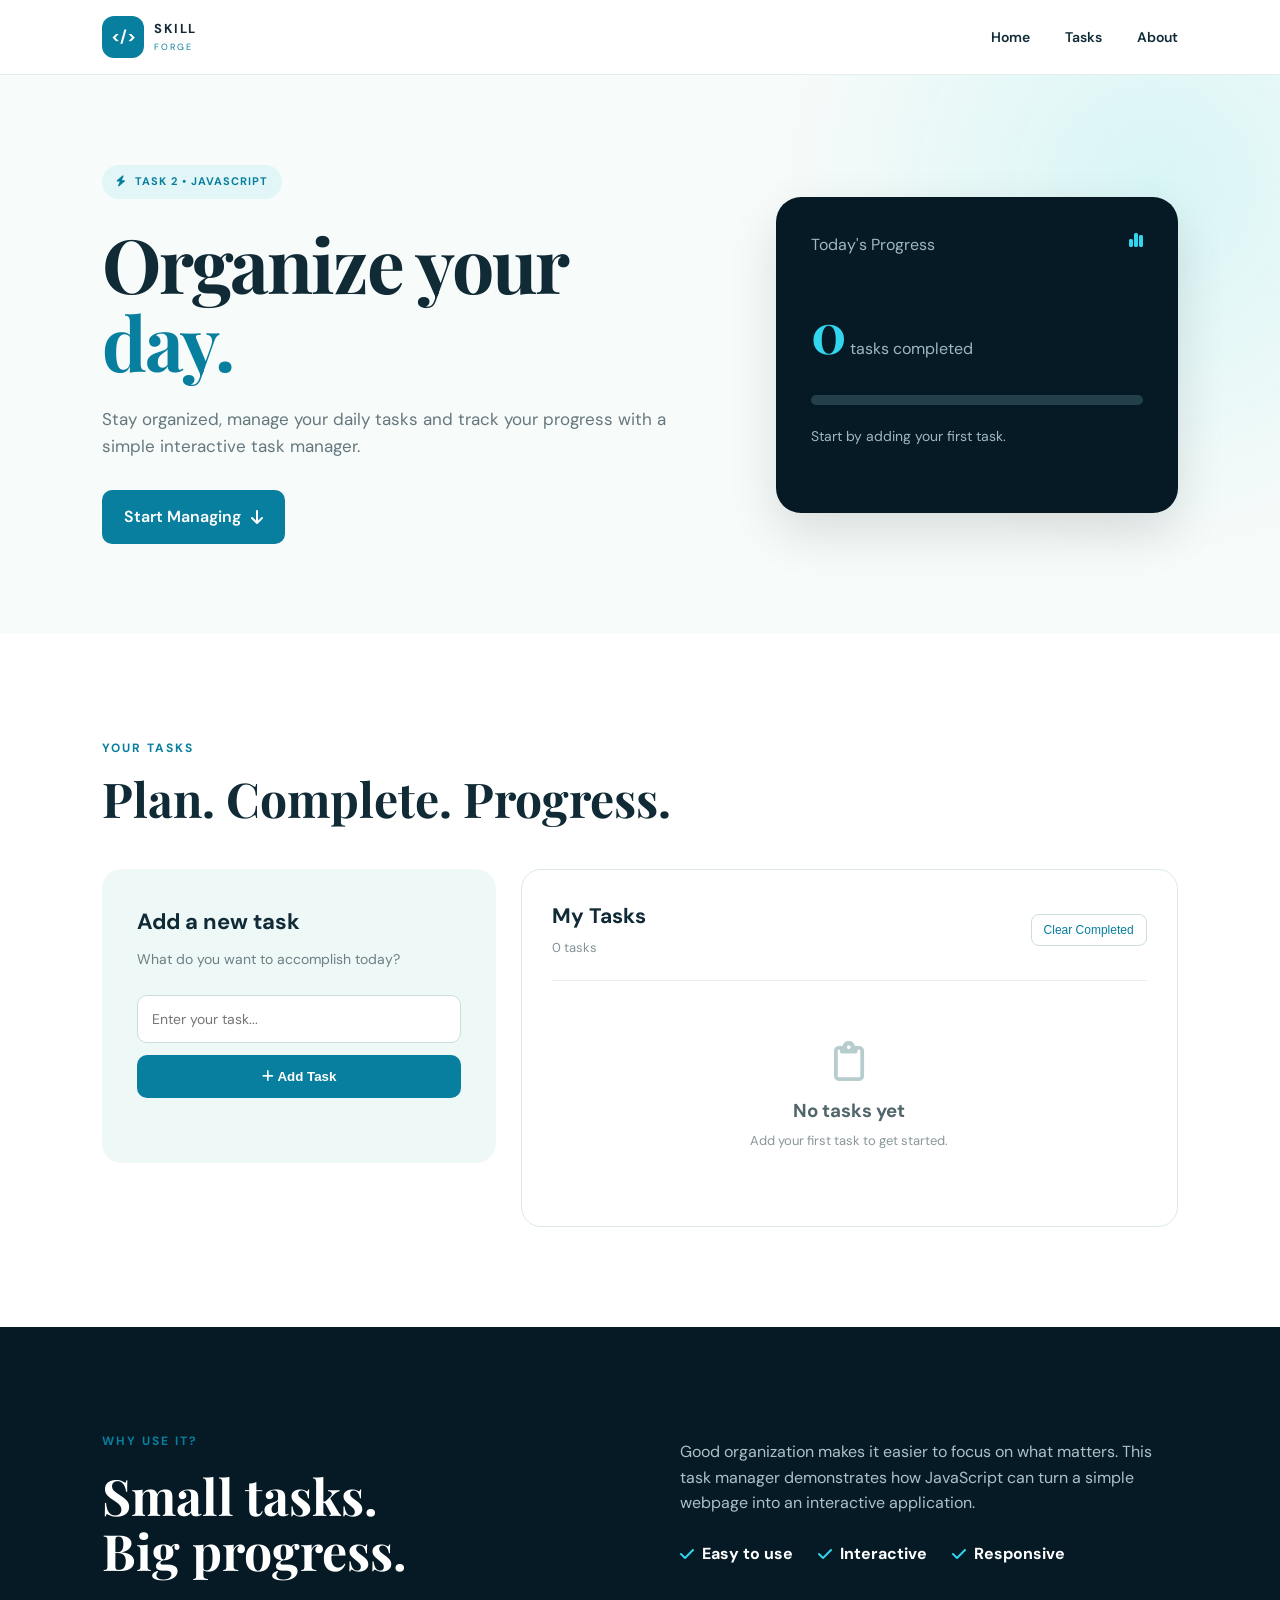
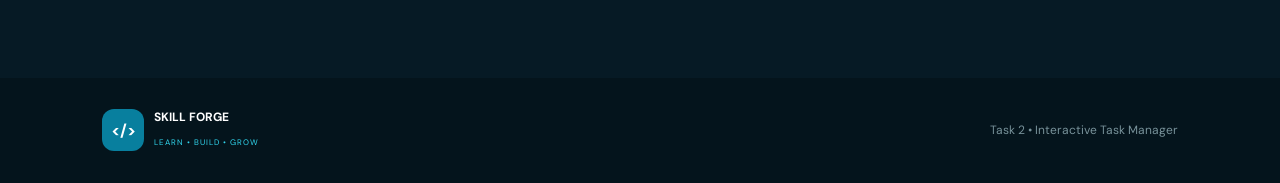
<file: Task2/index.html>
<!DOCTYPE html>
<html lang="en">
<head>
    <meta charset="UTF-8">
    <meta name="viewport" content="width=device-width, initial-scale=1.0">

    <title>Skill Forge | Smart Task Manager</title>

    <link rel="stylesheet" href="style.css">

    <link rel="preconnect" href="https://fonts.googleapis.com">
    <link rel="preconnect" href="https://fonts.gstatic.com" crossorigin>

    <link href="https://fonts.googleapis.com/css2?family=DM+Sans:wght@400;500;600;700&family=Playfair+Display:wght@600;700&display=swap" rel="stylesheet">

    <link rel="stylesheet"
          href="https://cdnjs.cloudflare.com/ajax/libs/font-awesome/6.5.2/css/all.min.css">
</head>

<body>

<header class="navbar">

    <div class="logo">
        <div class="logo-icon">&lt;/&gt;</div>

        <div>
            <strong>SKILL</strong>
            <small>FORGE</small>
        </div>
    </div>

    <nav>
        <a href="#home">Home</a>
        <a href="#tasks">Tasks</a>
        <a href="#about">About</a>
    </nav>

</header>


<main>

    <!-- HERO -->

    <section class="hero" id="home">

        <div class="hero-content">

            <span class="tag">
                <i class="fa-solid fa-bolt"></i>
                TASK 2 • JAVASCRIPT
            </span>

            <h1>
                Organize your
                <span>day.</span>
            </h1>

            <p>
                Stay organized, manage your daily tasks and
                track your progress with a simple interactive
                task manager.
            </p>

            <a href="#tasks" class="start-button">
                Start Managing
                <i class="fa-solid fa-arrow-down"></i>
            </a>

        </div>


        <div class="hero-card">

            <div class="mini-top">
                <span>Today's Progress</span>
                <i class="fa-solid fa-chart-simple"></i>
            </div>

            <div class="progress-number">
                <strong id="heroCompleted">0</strong>
                <span> tasks completed</span>
            </div>

            <div class="progress-bar">
                <div id="heroProgress"></div>
            </div>

            <p id="heroMessage">
                Start by adding your first task.
            </p>

        </div>

    </section>


    <!-- TASK MANAGER -->

    <section class="task-section" id="tasks">

        <div class="section-heading">

            <span>YOUR TASKS</span>

            <h2>
                Plan. Complete. Progress.
            </h2>

        </div>


        <div class="task-container">

            <!-- ADD TASK -->

            <div class="add-task-card">

                <h3>Add a new task</h3>

                <p>
                    What do you want to accomplish today?
                </p>

                <form id="taskForm">

                    <input
                        type="text"
                        id="taskInput"
                        placeholder="Enter your task..."
                        autocomplete="off"
                    >

                    <button type="submit">
                        <i class="fa-solid fa-plus"></i>
                        Add Task
                    </button>

                </form>

                <div id="errorMessage"></div>

            </div>


            <!-- TASK LIST -->

            <div class="task-list-card">

                <div class="list-header">

                    <div>
                        <h3>My Tasks</h3>
                        <span id="taskCount">0 tasks</span>
                    </div>

                    <button id="clearCompleted">
                        Clear Completed
                    </button>

                </div>


                <ul id="taskList"></ul>


                <div class="empty-state" id="emptyState">

                    <i class="fa-regular fa-clipboard"></i>

                    <h3>No tasks yet</h3>

                    <p>
                        Add your first task to get started.
                    </p>

                </div>

            </div>

        </div>

    </section>


    <!-- ABOUT -->

    <section class="about" id="about">

        <div>

            <span>WHY USE IT?</span>

            <h2>
                Small tasks.<br>
                Big progress.
            </h2>

        </div>


        <div>

            <p>
                Good organization makes it easier to focus on
                what matters. This task manager demonstrates
                how JavaScript can turn a simple webpage into
                an interactive application.
            </p>

            <div class="features">

                <div>
                    <i class="fa-solid fa-check"></i>
                    <strong>Easy to use</strong>
                </div>

                <div>
                    <i class="fa-solid fa-check"></i>
                    <strong>Interactive</strong>
                </div>

                <div>
                    <i class="fa-solid fa-check"></i>
                    <strong>Responsive</strong>
                </div>

            </div>

        </div>

    </section>


</main>


<footer>

    <div class="footer-logo">
        <div class="logo-icon">&lt;/&gt;</div>

        <div>
            <strong>SKILL FORGE</strong>
            <small>LEARN • BUILD • GROW</small>
        </div>
    </div>

    <p>
        Task 2 • Interactive Task Manager
    </p>

</footer>


<script src="script.js"></script>

</body>
</html>
</file>
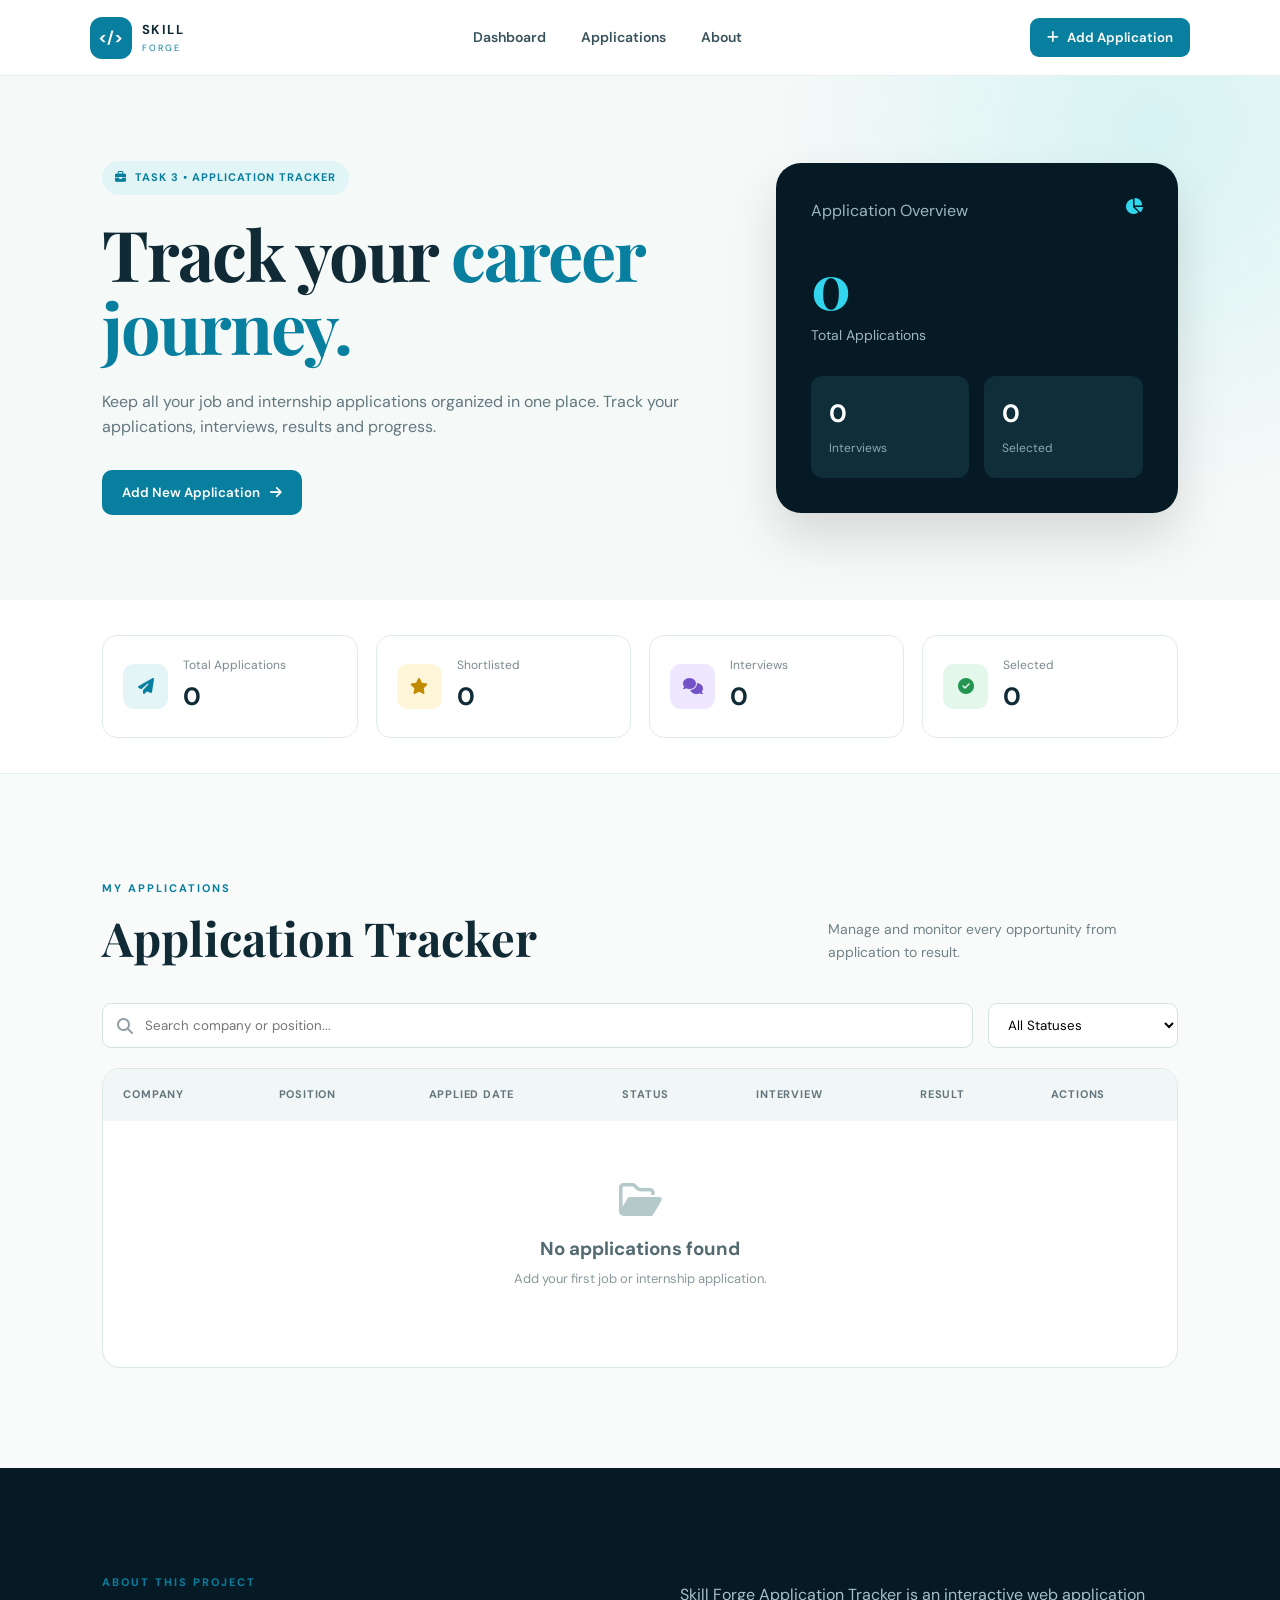
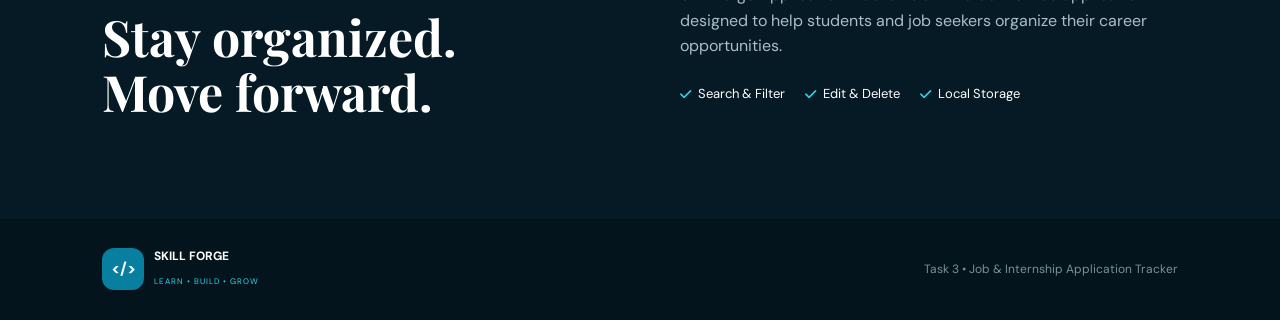
<file: Task3/index.html>
<!DOCTYPE html>
<html lang="en">

<head>
    <meta charset="UTF-8">
    <meta name="viewport" content="width=device-width, initial-scale=1.0">

    <title>Skill Forge | Application Tracker</title>

    <link rel="stylesheet" href="style.css">

    <link rel="preconnect" href="https://fonts.googleapis.com">
    <link rel="preconnect" href="https://fonts.gstatic.com" crossorigin>

    <link href="https://fonts.googleapis.com/css2?family=DM+Sans:wght@400;500;600;700&family=Playfair+Display:wght@600;700&display=swap" rel="stylesheet">

    <link rel="stylesheet"
        href="https://cdnjs.cloudflare.com/ajax/libs/font-awesome/6.5.2/css/all.min.css">
</head>

<body>

    <!-- ================= NAVBAR ================= -->

    <header class="navbar">

        <div class="logo">

            <div class="logo-icon">
                &lt;/&gt;
            </div>

            <div>
                <strong>SKILL</strong>
                <small>FORGE</small>
            </div>

        </div>

        <nav>
            <a href="#dashboard">Dashboard</a>
            <a href="#applications">Applications</a>
            <a href="#about">About</a>
        </nav>

        <button class="add-nav-btn" id="openFormBtn">
            <i class="fa-solid fa-plus"></i>
            Add Application
        </button>

    </header>


    <main>

        <!-- ================= HERO ================= -->

        <section class="hero" id="dashboard">

            <div class="hero-content">

                <span class="tag">
                    <i class="fa-solid fa-briefcase"></i>
                    TASK 3 • APPLICATION TRACKER
                </span>

                <h1>
                    Track your
                    <span>career journey.</span>
                </h1>

                <p>
                    Keep all your job and internship applications
                    organized in one place. Track your applications,
                    interviews, results and progress.
                </p>

                <button class="hero-button" id="heroAddBtn">
                    Add New Application
                    <i class="fa-solid fa-arrow-right"></i>
                </button>

            </div>


            <div class="hero-card">

                <div class="hero-card-top">
                    <span>Application Overview</span>
                    <i class="fa-solid fa-chart-pie"></i>
                </div>

                <div class="hero-stat">
                    <strong id="heroTotal">0</strong>
                    <span>Total Applications</span>
                </div>

                <div class="hero-mini-stats">

                    <div>
                        <strong id="heroInterview">0</strong>
                        <span>Interviews</span>
                    </div>

                    <div>
                        <strong id="heroSelected">0</strong>
                        <span>Selected</span>
                    </div>

                </div>

            </div>

        </section>


        <!-- ================= STATISTICS ================= -->

        <section class="statistics">

            <div class="stat-card">

                <div class="stat-icon blue">
                    <i class="fa-solid fa-paper-plane"></i>
                </div>

                <div>
                    <span>Total Applications</span>
                    <strong id="totalApplications">0</strong>
                </div>

            </div>


            <div class="stat-card">

                <div class="stat-icon yellow">
                    <i class="fa-solid fa-star"></i>
                </div>

                <div>
                    <span>Shortlisted</span>
                    <strong id="shortlistedApplications">0</strong>
                </div>

            </div>


            <div class="stat-card">

                <div class="stat-icon purple">
                    <i class="fa-solid fa-comments"></i>
                </div>

                <div>
                    <span>Interviews</span>
                    <strong id="interviewApplications">0</strong>
                </div>

            </div>


            <div class="stat-card">

                <div class="stat-icon green">
                    <i class="fa-solid fa-circle-check"></i>
                </div>

                <div>
                    <span>Selected</span>
                    <strong id="selectedApplications">0</strong>
                </div>

            </div>

        </section>


        <!-- ================= APPLICATIONS ================= -->

        <section class="applications" id="applications">

            <div class="section-heading">

                <div>

                    <span>MY APPLICATIONS</span>

                    <h2>
                        Application Tracker
                    </h2>

                </div>

                <p>
                    Manage and monitor every opportunity
                    from application to result.
                </p>

            </div>


            <!-- SEARCH + FILTER -->

            <div class="controls">

                <div class="search-box">

                    <i class="fa-solid fa-magnifying-glass"></i>

                    <input
                        type="text"
                        id="searchInput"
                        placeholder="Search company or position..."
                    >

                </div>


                <select id="statusFilter">

                    <option value="All">All Statuses</option>

                    <option value="Applied">Applied</option>

                    <option value="Shortlisted">Shortlisted</option>

                    <option value="Interview">Interview</option>

                    <option value="Selected">Selected</option>

                    <option value="Rejected">Rejected</option>

                </select>

            </div>


            <!-- APPLICATION TABLE -->

            <div class="table-container">

                <table>

                    <thead>

                        <tr>

                            <th>Company</th>

                            <th>Position</th>

                            <th>Applied Date</th>

                            <th>Status</th>

                            <th>Interview</th>

                            <th>Result</th>

                            <th>Actions</th>

                        </tr>

                    </thead>

                    <tbody id="applicationTable">

                    </tbody>

                </table>


                <div class="empty-table" id="emptyTable">

                    <i class="fa-regular fa-folder-open"></i>

                    <h3>No applications found</h3>

                    <p>
                        Add your first job or internship application.
                    </p>

                </div>

            </div>

        </section>


        <!-- ================= ABOUT ================= -->

        <section class="about" id="about">

            <div>

                <span>ABOUT THIS PROJECT</span>

                <h2>
                    Stay organized.<br>
                    Move forward.
                </h2>

            </div>


            <div>

                <p>
                    Skill Forge Application Tracker is an interactive
                    web application designed to help students and
                    job seekers organize their career opportunities.
                </p>

                <div class="features">

                    <div>
                        <i class="fa-solid fa-check"></i>
                        Search & Filter
                    </div>

                    <div>
                        <i class="fa-solid fa-check"></i>
                        Edit & Delete
                    </div>

                    <div>
                        <i class="fa-solid fa-check"></i>
                        Local Storage
                    </div>

                </div>

            </div>

        </section>

    </main>


    <!-- ================= MODAL ================= -->

    <div class="modal-overlay" id="modalOverlay">

        <div class="modal">

            <div class="modal-header">

                <div>

                    <span>APPLICATION</span>

                    <h2 id="modalTitle">
                        Add Application
                    </h2>

                </div>

                <button id="closeModal">
                    <i class="fa-solid fa-xmark"></i>
                </button>

            </div>


            <form id="applicationForm">

                <input type="hidden" id="editId">


                <div class="form-row">

                    <div class="form-group">

                        <label for="company">
                            Company *
                        </label>

                        <input
                            type="text"
                            id="company"
                            placeholder="e.g. Google"
                            required
                        >

                    </div>


                    <div class="form-group">

                        <label for="position">
                            Position *
                        </label>

                        <input
                            type="text"
                            id="position"
                            placeholder="e.g. Web Developer Intern"
                            required
                        >

                    </div>

                </div>


                <div class="form-row">

                    <div class="form-group">

                        <label for="appliedDate">
                            Applied Date *
                        </label>

                        <input
                            type="date"
                            id="appliedDate"
                            required
                        >

                    </div>


                    <div class="form-group">

                        <label for="status">
                            Status *
                        </label>

                        <select id="status" required>

                            <option value="Applied">
                                Applied
                            </option>

                            <option value="Shortlisted">
                                Shortlisted
                            </option>

                            <option value="Interview">
                                Interview
                            </option>

                            <option value="Selected">
                                Selected
                            </option>

                            <option value="Rejected">
                                Rejected
                            </option>

                        </select>

                    </div>

                </div>


                <div class="form-row">

                    <div class="form-group">

                        <label for="interviewDate">
                            Interview Date
                        </label>

                        <input
                            type="date"
                            id="interviewDate"
                        >

                    </div>


                    <div class="form-group">

                        <label for="result">
                            Result
                        </label>

                        <select id="result">

                            <option value="Pending">
                                Pending
                            </option>

                            <option value="Selected">
                                Selected
                            </option>

                            <option value="Rejected">
                                Rejected
                            </option>

                            <option value="On Hold">
                                On Hold
                            </option>

                        </select>

                    </div>

                </div>


                <div class="form-actions">

                    <button
                        type="button"
                        class="cancel-btn"
                        id="cancelBtn"
                    >
                        Cancel
                    </button>

                    <button
                        type="submit"
                        class="save-btn"
                    >
                        <i class="fa-solid fa-check"></i>
                        Save Application
                    </button>

                </div>

            </form>

        </div>

    </div>


    <!-- ================= FOOTER ================= -->

    <footer>

        <div class="footer-logo">

            <div class="logo-icon">
                &lt;/&gt;
            </div>

            <div>
                <strong>SKILL FORGE</strong>
                <small>LEARN • BUILD • GROW</small>
            </div>

        </div>

        <p>
            Task 3 • Job & Internship Application Tracker
        </p>

    </footer>


    <script src="script.js"></script>

</body>

</html>
</file>
<file: Task2/style.css>
* {
    margin: 0;
    padding: 0;
    box-sizing: border-box;
}

html {
    scroll-behavior: smooth;
}

body {
    font-family: "DM Sans", sans-serif;
    background: #f7fbfa;
    color: #102a36;
    line-height: 1.6;
}


/* ================= NAVBAR ================= */

.navbar {
    height: 75px;
    padding: 0 8%;
    display: flex;
    align-items: center;
    justify-content: space-between;

    background: white;

    position: sticky;
    top: 0;
    z-index: 1000;

    border-bottom: 1px solid #e5eeee;
}

.logo {
    display: flex;
    align-items: center;
    gap: 10px;
}

.logo-icon {
    width: 42px;
    height: 42px;

    display: flex;
    justify-content: center;
    align-items: center;

    background: #087f9e;
    color: white;

    border-radius: 12px;

    font-weight: 700;
}

.logo strong {
    display: block;
    font-size: 13px;
    letter-spacing: 1.5px;
}

.logo small {
    display: block;
    color: #087f9e;
    font-size: 9px;
    letter-spacing: 2px;
}

nav {
    display: flex;
    gap: 35px;
}

nav a {
    text-decoration: none;
    color: #102a36;
    font-weight: 600;
    font-size: 14px;
}

nav a:hover {
    color: #087f9e;
}


/* ================= HERO ================= */

.hero {
    min-height: 550px;

    padding: 90px 8%;

    display: grid;
    grid-template-columns: 1.2fr 0.8fr;

    gap: 70px;

    align-items: center;

    background:
        radial-gradient(
            circle at 90% 20%,
            #d8f5f5,
            transparent 30%
        ),
        #f7fbfa;
}

.hero-content {
    max-width: 650px;
}

.tag {
    display: inline-flex;
    align-items: center;
    gap: 8px;

    background: #e2f6f7;
    color: #087f9e;

    padding: 8px 14px;

    border-radius: 30px;

    font-size: 11px;
    font-weight: 700;

    letter-spacing: 1px;

    margin-bottom: 25px;
}

.hero h1 {
    font-family: "Playfair Display", serif;

    font-size: clamp(50px, 6vw, 75px);

    line-height: 1.05;

    letter-spacing: -2px;

    margin-bottom: 25px;
}

.hero h1 span {
    color: #087f9e;
}

.hero p {
    color: #65777e;
    font-size: 17px;

    max-width: 600px;

    margin-bottom: 30px;
}

.start-button {
    display: inline-flex;

    align-items: center;
    gap: 10px;

    background: #087f9e;
    color: white;

    padding: 14px 22px;

    border-radius: 10px;

    text-decoration: none;

    font-weight: 600;

    transition: 0.3s;
}

.start-button:hover {
    transform: translateY(-3px);
}


/* ================= HERO CARD ================= */

.hero-card {
    background: #061a25;

    color: white;

    padding: 35px;

    border-radius: 25px;

    box-shadow: 0 20px 50px rgba(0,0,0,0.12);
}

.mini-top {
    display: flex;
    justify-content: space-between;

    color: #9db8c0;

    margin-bottom: 30px;
}

.mini-top i {
    color: #31d5ed;
}

.progress-number {
    margin-bottom: 20px;
}

.progress-number strong {
    font-family: "Playfair Display", serif;
    font-size: 55px;
    color: #31d5ed;
}

.progress-number span {
    color: #9db8c0;
}

.progress-bar {
    width: 100%;
    height: 10px;

    background: #23404a;

    border-radius: 20px;

    overflow: hidden;

    margin-bottom: 20px;
}

.progress-bar div {
    height: 100%;

    width: 0%;

    background: #31d5ed;

    transition: width 0.4s;
}

.hero-card p {
    color: #9db8c0;
    font-size: 14px;
}


/* ================= TASK SECTION ================= */

.task-section {
    padding: 100px 8%;
    background: white;
}

.section-heading {
    margin-bottom: 45px;
}

.section-heading span,
.about span {
    color: #087f9e;

    font-size: 12px;

    font-weight: 700;

    letter-spacing: 2px;
}

.section-heading h2 {
    font-family: "Playfair Display", serif;

    font-size: 48px;

    line-height: 1.1;

    margin-top: 12px;
}


/* ================= TASK CONTAINER ================= */

.task-container {
    display: grid;

    grid-template-columns: 0.75fr 1.25fr;

    gap: 25px;
}


/* ================= ADD TASK ================= */

.add-task-card {
    background: #eef8f7;

    padding: 35px;

    border-radius: 20px;

    height: fit-content;
}

.add-task-card h3 {
    font-size: 22px;

    margin-bottom: 8px;
}

.add-task-card p {
    color: #6d7f84;

    font-size: 14px;

    margin-bottom: 25px;
}

#taskForm {
    display: flex;

    flex-direction: column;

    gap: 12px;
}

#taskInput {
    width: 100%;

    padding: 14px;

    border: 1px solid #cbdedd;

    border-radius: 10px;

    outline: none;

    font-family: inherit;

    font-size: 14px;
}

#taskInput:focus {
    border-color: #087f9e;
}

#taskForm button {
    border: none;

    padding: 14px;

    border-radius: 10px;

    background: #087f9e;

    color: white;

    font-weight: 600;

    cursor: pointer;

    transition: 0.3s;
}

#taskForm button:hover {
    background: #056c87;
}

#errorMessage {
    color: #d94a4a;

    font-size: 13px;

    margin-top: 10px;

    min-height: 20px;
}


/* ================= TASK LIST ================= */

.task-list-card {
    background: white;

    border: 1px solid #dce9e8;

    border-radius: 20px;

    padding: 30px;

    min-height: 300px;
}

.list-header {
    display: flex;

    justify-content: space-between;

    align-items: center;

    border-bottom: 1px solid #e8eeee;

    padding-bottom: 20px;

    margin-bottom: 15px;
}

.list-header h3 {
    font-size: 21px;
}

.list-header span {
    color: #849398;

    font-size: 13px;
}

#clearCompleted {
    border: 1px solid #cbdedd;

    background: white;

    color: #087f9e;

    padding: 8px 12px;

    border-radius: 8px;

    cursor: pointer;

    font-size: 12px;
}

#clearCompleted:hover {
    background: #eef8f7;
}


/* ================= TASK ITEM ================= */

#taskList {
    list-style: none;
}

.task-item {
    display: flex;

    align-items: center;

    gap: 15px;

    padding: 15px 5px;

    border-bottom: 1px solid #edf1f1;

    animation: slideIn 0.3s ease;
}

@keyframes slideIn {

    from {
        opacity: 0;
        transform: translateY(-8px);
    }

    to {
        opacity: 1;
        transform: translateY(0);
    }

}

.task-check {
    width: 20px;
    height: 20px;

    border: 2px solid #b6ccce;

    border-radius: 50%;

    cursor: pointer;

    display: flex;

    align-items: center;

    justify-content: center;

    flex-shrink: 0;
}

.task-check:hover {
    border-color: #087f9e;
}

.task-item.completed .task-check {
    background: #087f9e;

    border-color: #087f9e;

    color: white;
}

.task-item.completed .task-text {
    text-decoration: line-through;

    color: #9aa8ab;
}

.task-text {
    flex: 1;

    font-size: 14px;
}

.delete-btn {
    border: none;

    background: transparent;

    color: #a3afb2;

    cursor: pointer;

    font-size: 15px;
}

.delete-btn:hover {
    color: #d94a4a;
}


/* ================= EMPTY STATE ================= */

.empty-state {
    text-align: center;

    padding: 45px 20px;

    color: #89979b;
}

.empty-state i {
    font-size: 40px;

    color: #b7cccc;

    margin-bottom: 15px;
}

.empty-state h3 {
    color: #51666c;

    margin-bottom: 5px;
}

.empty-state p {
    font-size: 13px;
}


/* ================= ABOUT ================= */

.about {
    padding: 100px 8%;

    background: #061a25;

    color: white;

    display: grid;

    grid-template-columns: 1fr 1fr;

    gap: 80px;

    align-items: center;
}

.about h2 {
    font-family: "Playfair Display", serif;

    font-size: 50px;

    line-height: 1.1;

    margin-top: 15px;
}

.about p {
    color: #a9c2c8;

    margin-bottom: 25px;
}

.features {
    display: flex;

    gap: 25px;

    flex-wrap: wrap;
}

.features div {
    display: flex;

    align-items: center;

    gap: 8px;
}

.features i {
    color: #31d5ed;
}


/* ================= FOOTER ================= */

footer {
    padding: 30px 8%;

    background: #04141c;

    color: white;

    display: flex;

    justify-content: space-between;

    align-items: center;
}

.footer-logo {
    display: flex;

    align-items: center;

    gap: 10px;
}

.footer-logo strong {
    display: block;

    font-size: 12px;
}

.footer-logo small {
    color: #31d5ed;

    font-size: 8px;

    letter-spacing: 1px;
}

footer p {
    color: #78929a;

    font-size: 12px;
}


/* ================= RESPONSIVE ================= */

@media (max-width: 900px) {

    .hero {
        grid-template-columns: 1fr;
    }

    .task-container {
        grid-template-columns: 1fr;
    }

    .about {
        grid-template-columns: 1fr;
    }

}

@media (max-width: 650px) {

    .navbar {
        padding: 0 5%;
    }

    nav {
        display: none;
    }

    .hero,
    .task-section,
    .about {
        padding-left: 6%;
        padding-right: 6%;
    }

    .hero h1 {
        font-size: 48px;
    }

    .section-heading h2 {
        font-size: 38px;
    }

    .about h2 {
        font-size: 40px;
    }

    .task-list-card {
        padding: 20px;
    }

    .list-header {
        align-items: flex-start;
        gap: 10px;
    }

    footer {
        flex-direction: column;
        gap: 15px;
        text-align: center;
    }

}
</file>
<file: Task3/style.css>
* {
    margin: 0;
    padding: 0;
    box-sizing: border-box;
}

html {
    scroll-behavior: smooth;
}

body {
    font-family: "DM Sans", sans-serif;
    background: #f5f9f8;
    color: #102a36;
    line-height: 1.6;
}


/* ================= NAVBAR ================= */

.navbar {
    height: 76px;
    padding: 0 7%;
    background: white;

    display: flex;
    align-items: center;
    justify-content: space-between;

    position: sticky;
    top: 0;
    z-index: 1000;

    border-bottom: 1px solid #e3eeee;
}

.logo {
    display: flex;
    align-items: center;
    gap: 10px;
}

.logo-icon {
    width: 42px;
    height: 42px;

    display: flex;
    justify-content: center;
    align-items: center;

    background: #087f9e;
    color: white;

    border-radius: 12px;

    font-weight: 700;
}

.logo strong {
    display: block;

    font-size: 13px;

    letter-spacing: 1.5px;
}

.logo small {
    display: block;

    font-size: 9px;

    color: #087f9e;

    letter-spacing: 2px;
}

nav {
    display: flex;
    gap: 35px;
}

nav a {
    color: #38525b;

    text-decoration: none;

    font-size: 14px;

    font-weight: 600;

    transition: 0.3s;
}

nav a:hover {
    color: #087f9e;
}

.add-nav-btn {
    border: none;

    background: #087f9e;

    color: white;

    padding: 11px 17px;

    border-radius: 9px;

    cursor: pointer;

    font-family: inherit;

    font-weight: 600;

    display: flex;

    align-items: center;

    gap: 8px;
}


/* ================= HERO ================= */

.hero {
    padding: 85px 8%;

    min-height: 480px;

    display: grid;

    grid-template-columns: 1.2fr 0.8fr;

    align-items: center;

    gap: 70px;

    background:
        radial-gradient(
            circle at 90% 10%,
            #d7f3f3,
            transparent 30%
        ),
        #f5f9f8;
}

.hero-content {
    max-width: 650px;
}

.tag {
    display: inline-flex;

    align-items: center;

    gap: 8px;

    color: #087f9e;

    background: #e1f5f6;

    padding: 8px 13px;

    border-radius: 30px;

    font-size: 11px;

    font-weight: 700;

    letter-spacing: 1px;

    margin-bottom: 22px;
}

.hero h1 {
    font-family: "Playfair Display", serif;

    font-size: clamp(48px, 5.5vw, 70px);

    line-height: 1.05;

    letter-spacing: -2px;

    margin-bottom: 25px;
}

.hero h1 span {
    color: #087f9e;
}

.hero p {
    color: #63777e;

    font-size: 16px;

    max-width: 590px;

    margin-bottom: 30px;
}

.hero-button {
    border: none;

    background: #087f9e;

    color: white;

    padding: 14px 20px;

    border-radius: 10px;

    font-family: inherit;

    font-weight: 600;

    cursor: pointer;

    display: inline-flex;

    align-items: center;

    gap: 10px;

    transition: 0.3s;
}

.hero-button:hover {
    transform: translateY(-3px);

    background: #056c87;
}


/* ================= HERO CARD ================= */

.hero-card {
    background: #061a25;

    color: white;

    border-radius: 25px;

    padding: 35px;

    box-shadow: 0 25px 50px rgba(0, 0, 0, 0.13);
}

.hero-card-top {
    display: flex;

    justify-content: space-between;

    color: #9eb7be;

    margin-bottom: 30px;
}

.hero-card-top i {
    color: #31d5ed;
}

.hero-stat {
    display: flex;

    flex-direction: column;

    margin-bottom: 30px;
}

.hero-stat strong {
    font-family: "Playfair Display", serif;

    font-size: 62px;

    color: #31d5ed;

    line-height: 1;
}

.hero-stat span {
    color: #9eb7be;

    font-size: 14px;

    margin-top: 8px;
}

.hero-mini-stats {
    display: grid;

    grid-template-columns: 1fr 1fr;

    gap: 15px;
}

.hero-mini-stats div {
    background: #102e39;

    padding: 18px;

    border-radius: 12px;
}

.hero-mini-stats strong {
    display: block;

    font-size: 25px;

    color: white;
}

.hero-mini-stats span {
    color: #8ca7af;

    font-size: 12px;
}


/* ================= STATISTICS ================= */

.statistics {
    padding: 35px 8%;

    display: grid;

    grid-template-columns: repeat(4, 1fr);

    gap: 18px;

    background: white;

    border-bottom: 1px solid #e4eded;
}

.stat-card {
    display: flex;

    align-items: center;

    gap: 15px;

    padding: 20px;

    border: 1px solid #e2ebeb;

    border-radius: 15px;

    background: white;
}

.stat-icon {
    width: 45px;
    height: 45px;

    border-radius: 11px;

    display: flex;

    align-items: center;

    justify-content: center;
}

.stat-icon.blue {
    background: #e3f5f7;
    color: #087f9e;
}

.stat-icon.yellow {
    background: #fff5d8;
    color: #c18b00;
}

.stat-icon.purple {
    background: #eee7ff;
    color: #7351c7;
}

.stat-icon.green {
    background: #e4f7eb;
    color: #259552;
}

.stat-card span {
    display: block;

    color: #7a8a8f;

    font-size: 12px;
}

.stat-card strong {
    display: block;

    font-size: 25px;

    margin-top: 2px;
}


/* ================= APPLICATIONS ================= */

.applications {
    padding: 100px 8%;

    background: #f8fbfa;
}

.section-heading {
    display: flex;

    justify-content: space-between;

    align-items: end;

    gap: 30px;

    margin-bottom: 40px;
}

.section-heading > div span,
.about > div > span {
    color: #087f9e;

    font-size: 11px;

    font-weight: 700;

    letter-spacing: 2px;
}

.section-heading h2 {
    font-family: "Playfair Display", serif;

    font-size: 47px;

    line-height: 1.1;

    margin-top: 12px;
}

.section-heading p {
    max-width: 350px;

    color: #718188;

    font-size: 14px;
}


/* ================= CONTROLS ================= */

.controls {
    display: flex;

    gap: 15px;

    margin-bottom: 20px;
}

.search-box {
    flex: 1;

    position: relative;
}

.search-box i {
    position: absolute;

    left: 15px;

    top: 50%;

    transform: translateY(-50%);

    color: #91a0a4;
}

.search-box input,
.controls select {
    width: 100%;

    height: 45px;

    border: 1px solid #d5e2e1;

    background: white;

    border-radius: 9px;

    padding: 0 15px;

    font-family: inherit;

    outline: none;
}

.search-box input {
    padding-left: 42px;
}

.search-box input:focus,
.controls select:focus {
    border-color: #087f9e;
}

.controls select {
    width: 190px;

    cursor: pointer;
}


/* ================= TABLE ================= */

.table-container {
    background: white;

    border: 1px solid #dce8e7;

    border-radius: 18px;

    overflow-x: auto;

    min-height: 300px;
}

table {
    width: 100%;

    border-collapse: collapse;

    min-width: 850px;
}

thead {
    background: #f1f7f6;
}

th {
    text-align: left;

    padding: 17px 20px;

    color: #64767c;

    font-size: 11px;

    text-transform: uppercase;

    letter-spacing: 0.8px;
}

td {
    padding: 18px 20px;

    border-top: 1px solid #edf2f2;

    font-size: 13px;

    color: #40565e;
}

.company-name {
    font-weight: 700;

    color: #183640;
}

.position-name {
    color: #708187;
}


/* ================= STATUS ================= */

.status {
    display: inline-flex;

    align-items: center;

    padding: 6px 10px;

    border-radius: 20px;

    font-size: 11px;

    font-weight: 700;
}

.status-applied {
    background: #e8f3f6;

    color: #087f9e;
}

.status-shortlisted {
    background: #fff4d8;

    color: #a87800;
}

.status-interview {
    background: #eee8ff;

    color: #7051c1;
}

.status-selected {
    background: #e4f7eb;

    color: #20884b;
}

.status-rejected {
    background: #fde9e9;

    color: #c84c4c;
}


/* ================= ACTIONS ================= */

.actions {
    display: flex;

    gap: 7px;
}

.action-btn {
    width: 32px;
    height: 32px;

    border: none;

    border-radius: 7px;

    cursor: pointer;

    display: flex;

    align-items: center;

    justify-content: center;
}

.edit-btn {
    background: #e9f5f7;

    color: #087f9e;
}

.delete-btn {
    background: #fdeaea;

    color: #cf5151;
}

.action-btn:hover {
    transform: translateY(-2px);
}


/* ================= EMPTY TABLE ================= */

.empty-table {
    text-align: center;

    padding: 60px 20px;

    color: #8a999d;
}

.empty-table i {
    font-size: 38px;

    margin-bottom: 15px;

    color: #b6c9ca;
}

.empty-table h3 {
    color: #536a70;

    margin-bottom: 5px;
}

.empty-table p {
    font-size: 13px;
}


/* ================= ABOUT ================= */

.about {
    padding: 100px 8%;

    display: grid;

    grid-template-columns: 1fr 1fr;

    gap: 80px;

    background: #061a25;

    color: white;

    align-items: center;
}

.about h2 {
    font-family: "Playfair Display", serif;

    font-size: 50px;

    line-height: 1.1;

    margin-top: 15px;
}

.about p {
    color: #a7c0c6;

    margin-bottom: 25px;
}

.features {
    display: flex;

    flex-wrap: wrap;

    gap: 20px;
}

.features div {
    display: flex;

    gap: 7px;

    align-items: center;

    font-size: 13px;
}

.features i {
    color: #31d5ed;
}


/* ================= MODAL ================= */

.modal-overlay {
    position: fixed;

    inset: 0;

    background: rgba(3, 22, 29, 0.65);

    display: none;

    align-items: center;

    justify-content: center;

    z-index: 2000;

    padding: 20px;

    backdrop-filter: blur(5px);
}

.modal-overlay.active {
    display: flex;
}

.modal {
    width: 100%;

    max-width: 650px;

    background: white;

    border-radius: 20px;

    padding: 30px;

    max-height: 90vh;

    overflow-y: auto;

    animation: modalIn 0.25s ease;
}

@keyframes modalIn {

    from {
        opacity: 0;

        transform: translateY(20px) scale(0.98);
    }

    to {
        opacity: 1;

        transform: translateY(0) scale(1);
    }

}

.modal-header {
    display: flex;

    justify-content: space-between;

    margin-bottom: 30px;
}

.modal-header span {
    color: #087f9e;

    font-size: 10px;

    font-weight: 700;

    letter-spacing: 2px;
}

.modal-header h2 {
    font-family: "Playfair Display", serif;

    font-size: 30px;

    margin-top: 5px;
}

.modal-header button {
    width: 35px;
    height: 35px;

    border: none;

    border-radius: 50%;

    background: #f0f5f4;

    cursor: pointer;

    color: #53666c;
}

.form-row {
    display: grid;

    grid-template-columns: 1fr 1fr;

    gap: 18px;

    margin-bottom: 18px;
}

.form-group {
    display: flex;

    flex-direction: column;

    gap: 7px;
}

.form-group label {
    font-size: 12px;

    font-weight: 700;

    color: #40565e;
}

.form-group input,
.form-group select {
    height: 44px;

    border: 1px solid #d3e1df;

    border-radius: 8px;

    padding: 0 12px;

    outline: none;

    font-family: inherit;

    color: #183640;
}

.form-group input:focus,
.form-group select:focus {
    border-color: #087f9e;
}

.form-actions {
    display: flex;

    justify-content: flex-end;

    gap: 10px;

    margin-top: 30px;

    padding-top: 20px;

    border-top: 1px solid #e8eeee;
}

.cancel-btn,
.save-btn {
    padding: 11px 18px;

    border-radius: 8px;

    font-family: inherit;

    font-weight: 600;

    cursor: pointer;
}

.cancel-btn {
    border: 1px solid #d5e2e1;

    background: white;

    color: #60747a;
}

.save-btn {
    border: none;

    background: #087f9e;

    color: white;
}


/* ================= FOOTER ================= */

footer {
    padding: 28px 8%;

    background: #04141c;

    color: white;

    display: flex;

    align-items: center;

    justify-content: space-between;
}

.footer-logo {
    display: flex;

    align-items: center;

    gap: 10px;
}

.footer-logo strong {
    display: block;

    font-size: 12px;
}

.footer-logo small {
    color: #31d5ed;

    font-size: 8px;

    letter-spacing: 1px;
}

footer p {
    color: #78929a;

    font-size: 12px;
}


/* ================= RESPONSIVE ================= */

@media (max-width: 1000px) {

    .hero {
        grid-template-columns: 1fr;
    }

    .statistics {
        grid-template-columns: repeat(2, 1fr);
    }

    .about {
        grid-template-columns: 1fr;
    }

}

@media (max-width: 700px) {

    .navbar {
        padding: 0 5%;
    }

    nav {
        display: none;
    }

    .add-nav-btn {
        padding: 9px 12px;
    }

    .hero,
    .applications,
    .about {
        padding-left: 6%;
        padding-right: 6%;
    }

    .hero h1 {
        font-size: 48px;
    }

    .statistics {
        padding: 25px 6%;

        grid-template-columns: 1fr;
    }

    .section-heading {
        display: block;
    }

    .section-heading p {
        margin-top: 15px;
    }

    .controls {
        flex-direction: column;
    }

    .controls select {
        width: 100%;
    }

    .form-row {
        grid-template-columns: 1fr;
    }

    .about h2 {
        font-size: 40px;
    }

    footer {
        flex-direction: column;

        gap: 15px;

        text-align: center;
    }

}
</file>
